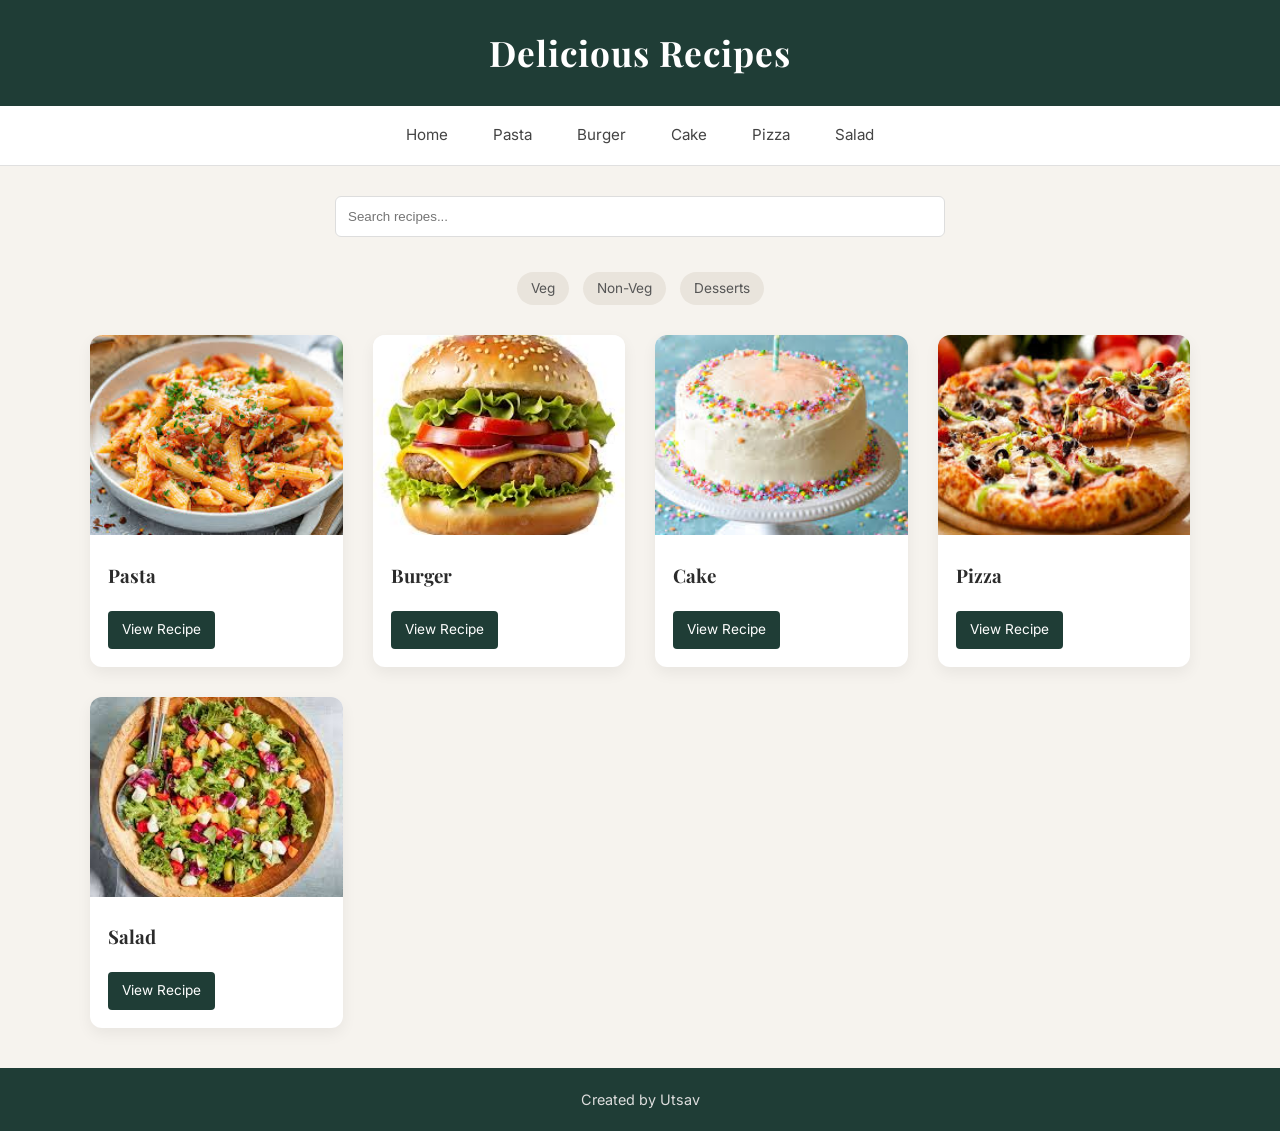
<file: index.html>
<!DOCTYPE html>
<html>
<head>
  <meta name="viewport" content="width=device-width, initial-scale=1.0">
<title>Delicious Recipes</title>
<link rel="stylesheet" href="style.css">
</head>
<body>

<header>
<h1>Delicious Recipes</h1>
</header>

<nav>
<a href="index.html">Home</a>
<a href="pasta.html">Pasta</a>
<a href="burger.html">Burger</a>
<a href="cake.html">Cake</a>
<a href="pizza.html">Pizza</a>
<a href="salad.html">Salad</a>
</nav>

<div class="search">
<input type="text" placeholder="Search recipes...">
</div>

<div class="category">
<span>Veg</span>
<span>Non-Veg</span>
<span>Desserts</span>
</div>

<div class="container">
<div class="recipes">

<div class="card">
<img src="images/pasta.jpg">
<div class="card-content">
<h3>Pasta</h3>
<a href="pasta.html" class="btn">View Recipe</a>
</div>
</div>

<div class="card">
<img src="images/burger.jpg">
<div class="card-content">
<h3>Burger</h3>
<a href="burger.html" class="btn">View Recipe</a>
</div>
</div>

<div class="card">
<img src="images/cake.jpg">
<div class="card-content">
<h3>Cake</h3>
<a href="cake.html" class="btn">View Recipe</a>
</div>
</div>

<div class="card">
<img src="images/pizza.jpg">
<div class="card-content">
<h3>Pizza</h3>
<a href="pizza.html" class="btn">View Recipe</a>
</div>
</div>

<div class="card">
<img src="images/salad.jpg">
<div class="card-content">
<h3>Salad</h3>
<a href="salad.html" class="btn">View Recipe</a>
</div>
</div>

</div>
</div>

<footer>Created by Utsav</footer>

</body>
</html>
</file>
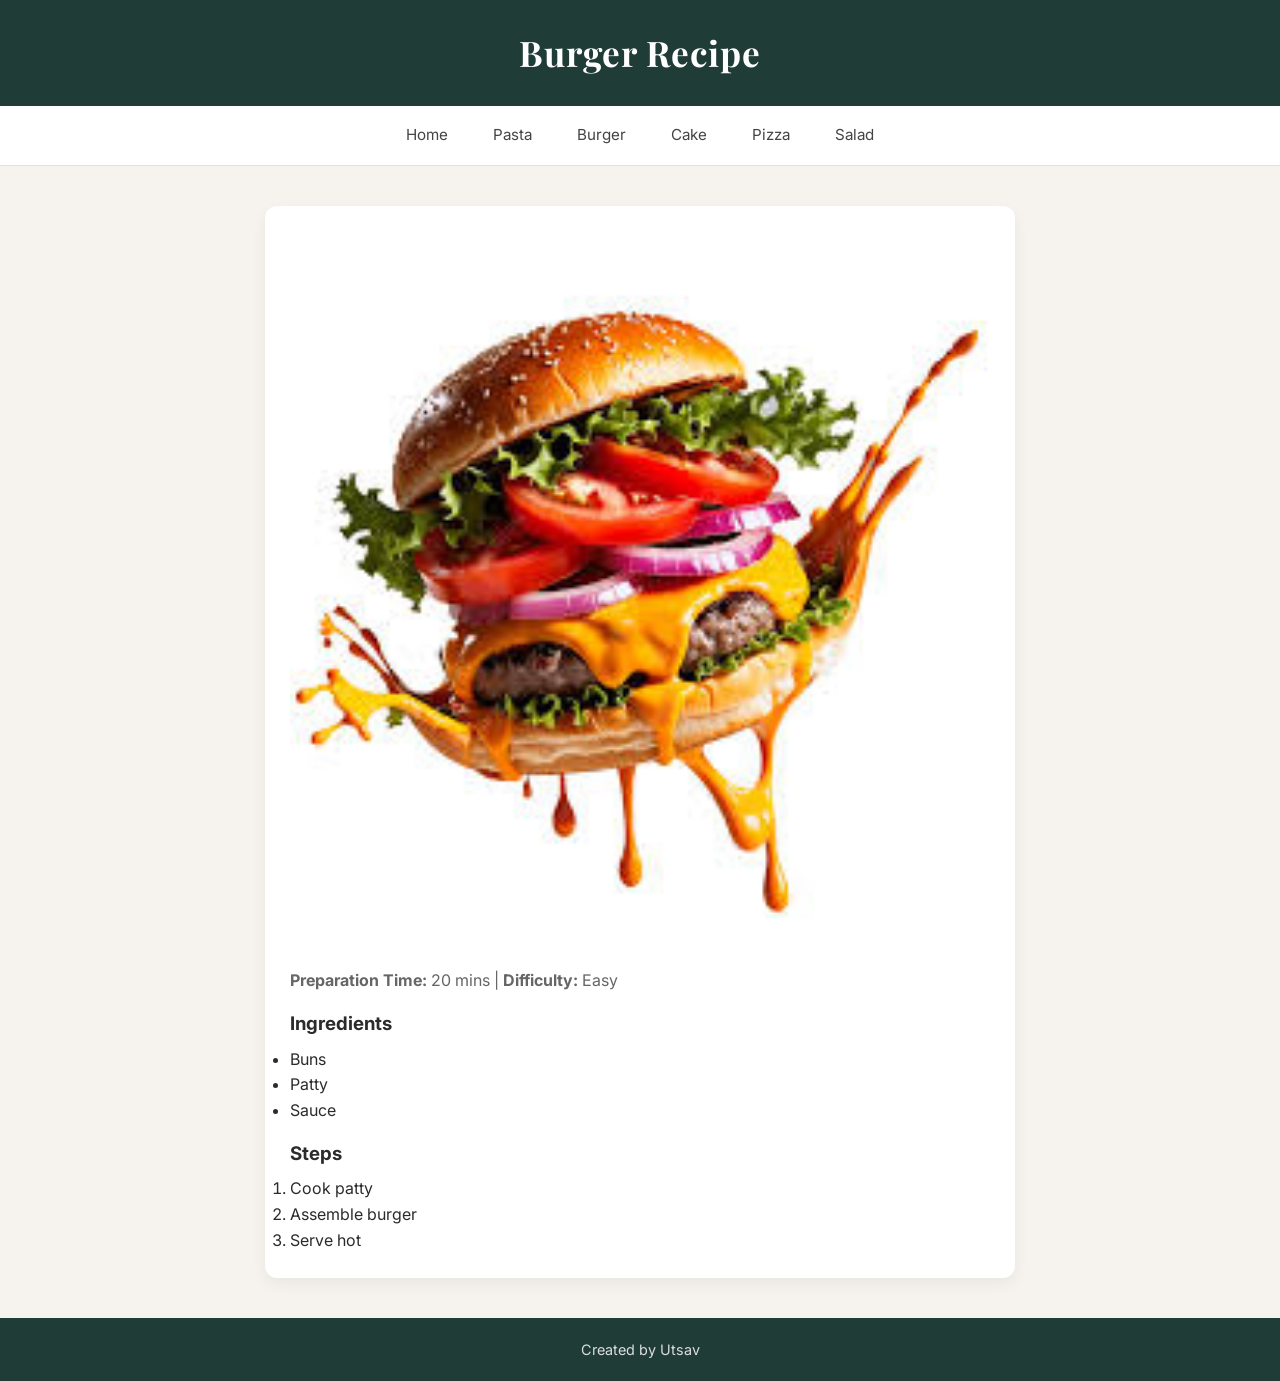
<file: burger.html>
<!DOCTYPE html>
<html>
<head>
  <meta name="viewport" content="width=device-width, initial-scale=1.0">
<title>Burger</title>
<link rel="stylesheet" href="style.css">
</head>
<body>

<header><h1>Burger Recipe</h1></header>

<nav>
<a href="index.html">Home</a>
<a href="pasta.html">Pasta</a>
<a href="burger.html">Burger</a>
<a href="cake.html">Cake</a>
<a href="pizza.html">Pizza</a>
<a href="salad.html">Salad</a>
</nav>

<div class="recipe">
<img src="images/burger2.jpg">
<p><b>Preparation Time:</b> 20 mins | <b>Difficulty:</b> Easy</p>

<h3>Ingredients</h3>
<ul>
<li>Buns</li>
<li>Patty</li>
<li>Sauce</li>
</ul>

<h3>Steps</h3>
<ol>
<li>Cook patty</li>
<li>Assemble burger</li>
<li>Serve hot</li>
</ol>
</div>

<footer>Created by Utsav</footer>
</body>
</html>
</file>
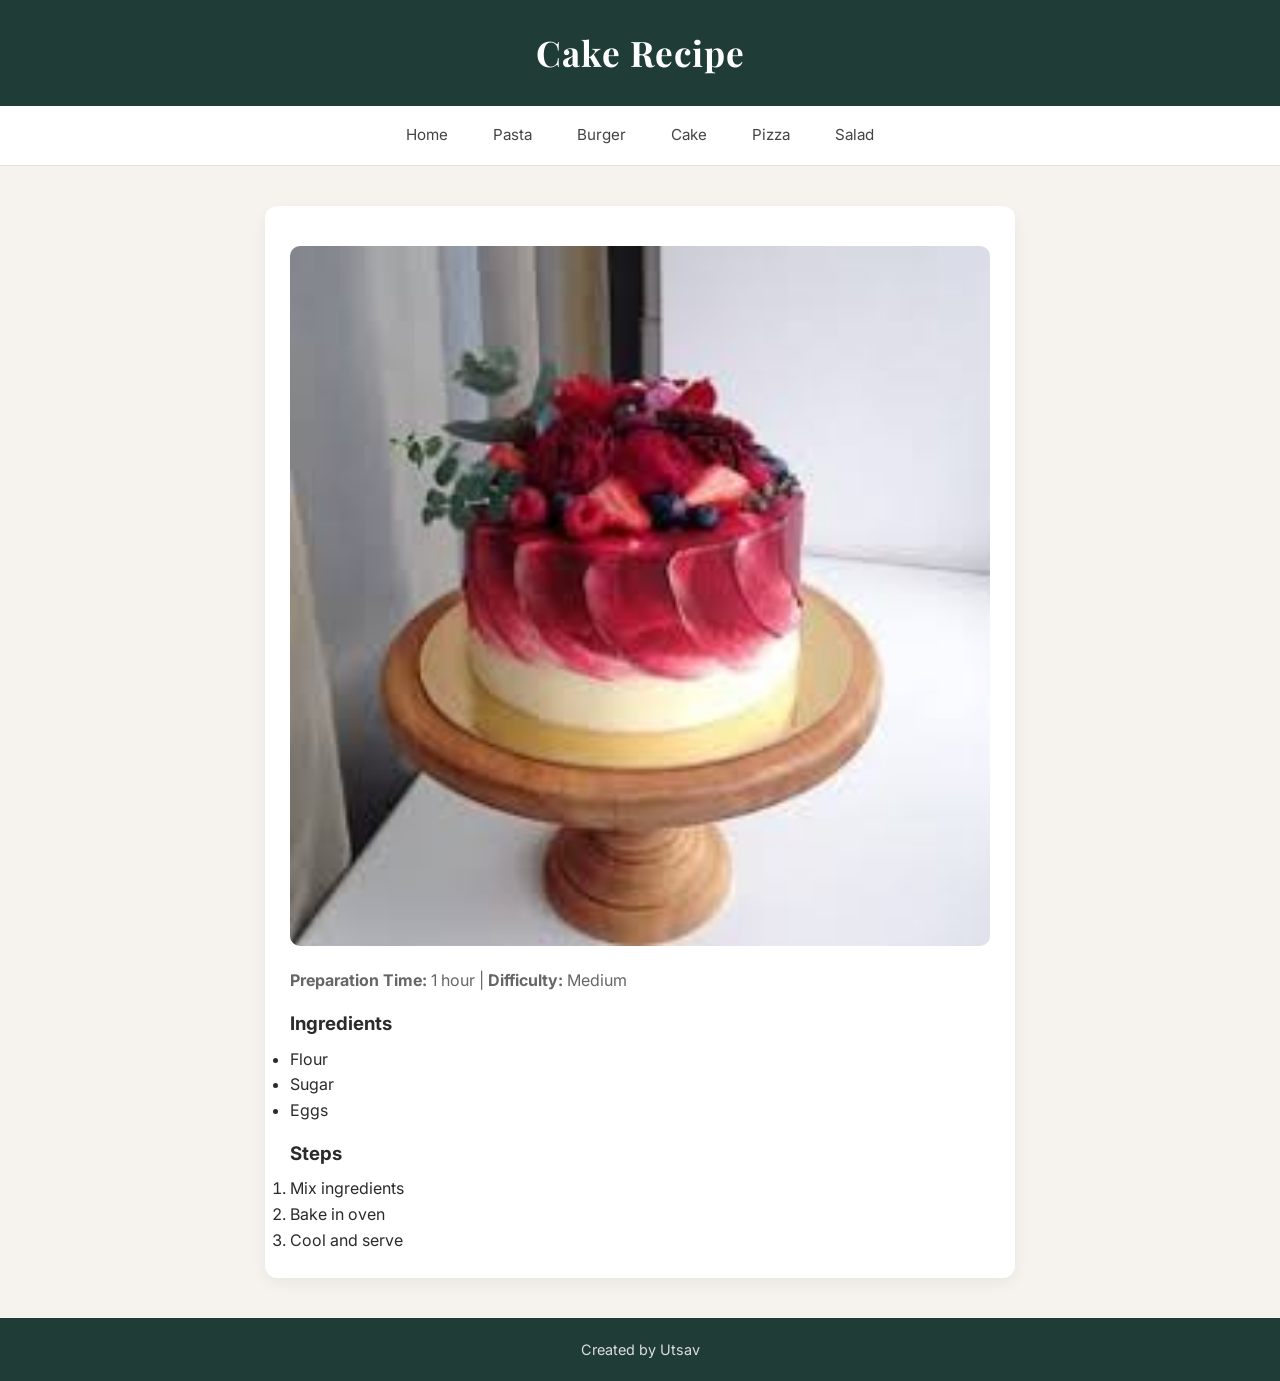
<file: cake.html>
<!DOCTYPE html>
<html>
<head>
  <meta name="viewport" content="width=device-width, initial-scale=1.0">
<title>Cake</title>
<link rel="stylesheet" href="style.css">
</head>
<body>

<header><h1>Cake Recipe</h1></header>

<nav>
<a href="index.html">Home</a>
<a href="pasta.html">Pasta</a>
<a href="burger.html">Burger</a>
<a href="cake.html">Cake</a>
<a href="pizza.html">Pizza</a>
<a href="salad.html">Salad</a>
</nav>

<div class="recipe">
<img src="images/cake2.jpg">
<p><b>Preparation Time:</b> 1 hour | <b>Difficulty:</b> Medium</p>

<h3>Ingredients</h3>
<ul>
<li>Flour</li>
<li>Sugar</li>
<li>Eggs</li>
</ul>

<h3>Steps</h3>
<ol>
<li>Mix ingredients</li>
<li>Bake in oven</li>
<li>Cool and serve</li>
</ol>
</div>

<footer>Created by Utsav</footer>
</body>
</html>
</file>
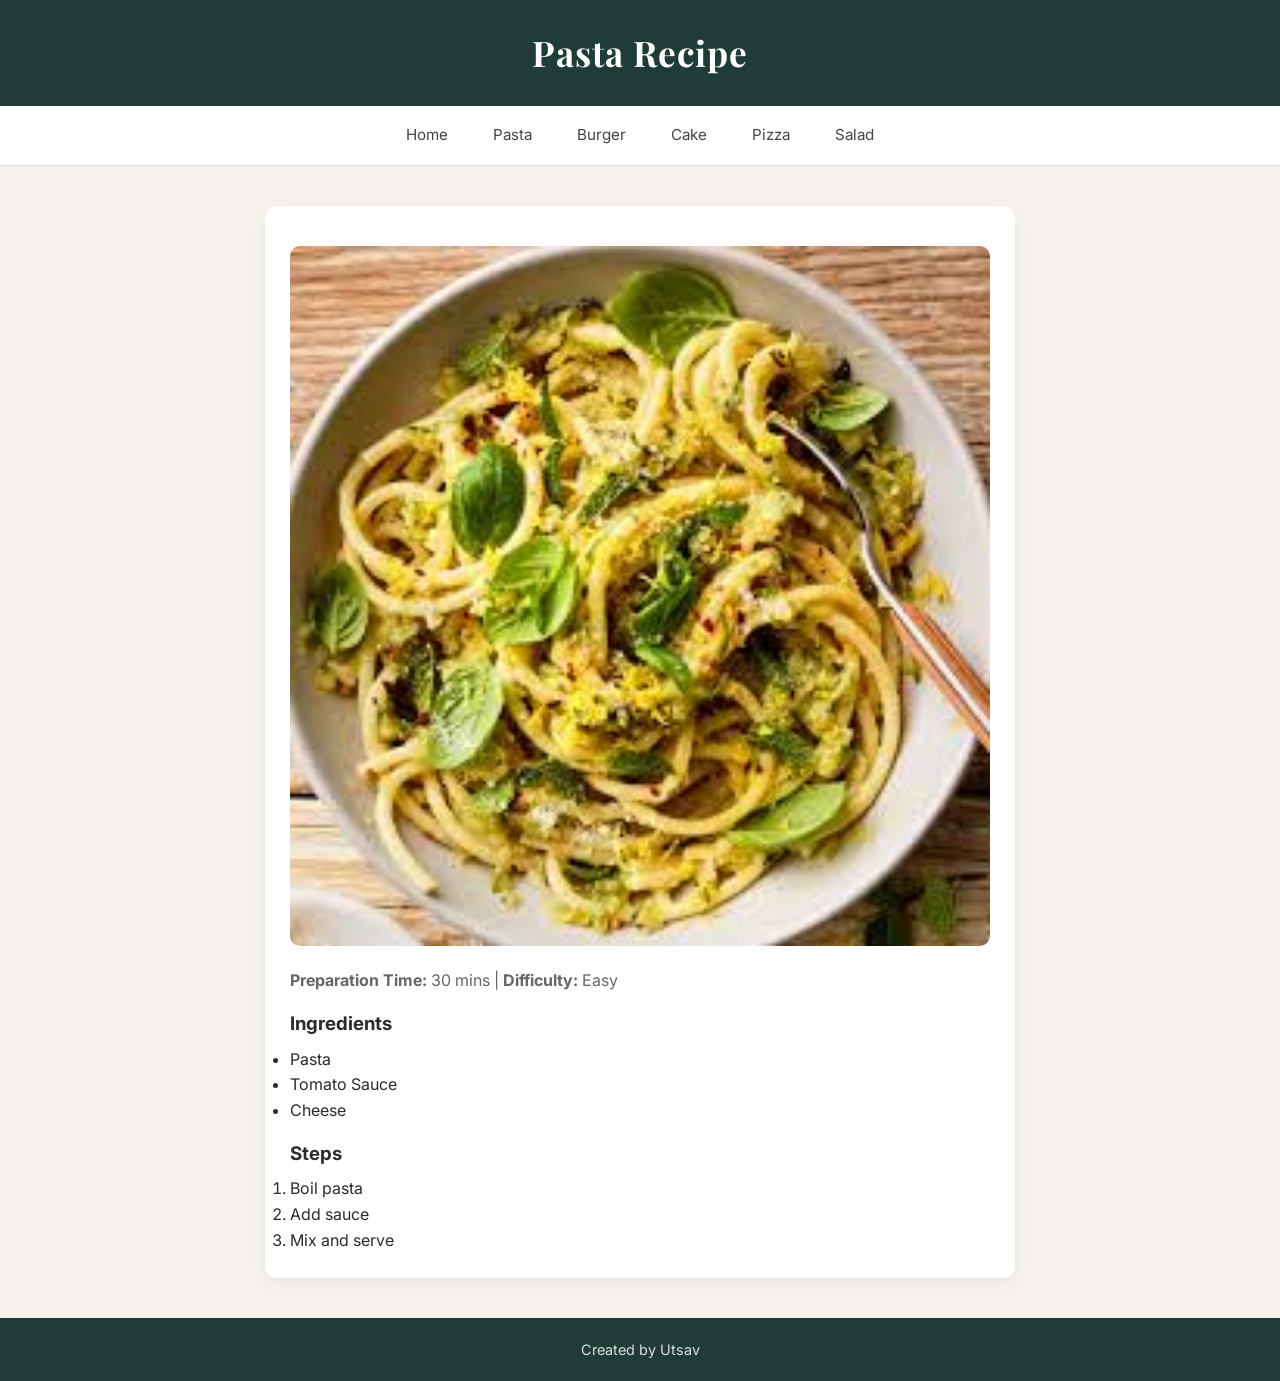
<file: pasta.html>
<!DOCTYPE html>
<html>
<head>
  <meta name="viewport" content="width=device-width, initial-scale=1.0">
<title>Pasta</title>
<link rel="stylesheet" href="style.css">
</head>
<body>

<header><h1>Pasta Recipe</h1></header>

<nav>
<a href="index.html">Home</a>
<a href="pasta.html">Pasta</a>
<a href="burger.html">Burger</a>
<a href="cake.html">Cake</a>
<a href="pizza.html">Pizza</a>
<a href="salad.html">Salad</a>
</nav>

<div class="recipe">
<img src="images/pasta2.jpg">
<p><b>Preparation Time:</b> 30 mins | <b>Difficulty:</b> Easy</p>

<h3>Ingredients</h3>
<ul>
<li>Pasta</li>
<li>Tomato Sauce</li>
<li>Cheese</li>
</ul>

<h3>Steps</h3>
<ol>
<li>Boil pasta</li>
<li>Add sauce</li>
<li>Mix and serve</li>
</ol>
</div>

<footer>Created by Utsav</footer>
</body>
</html>
</file>
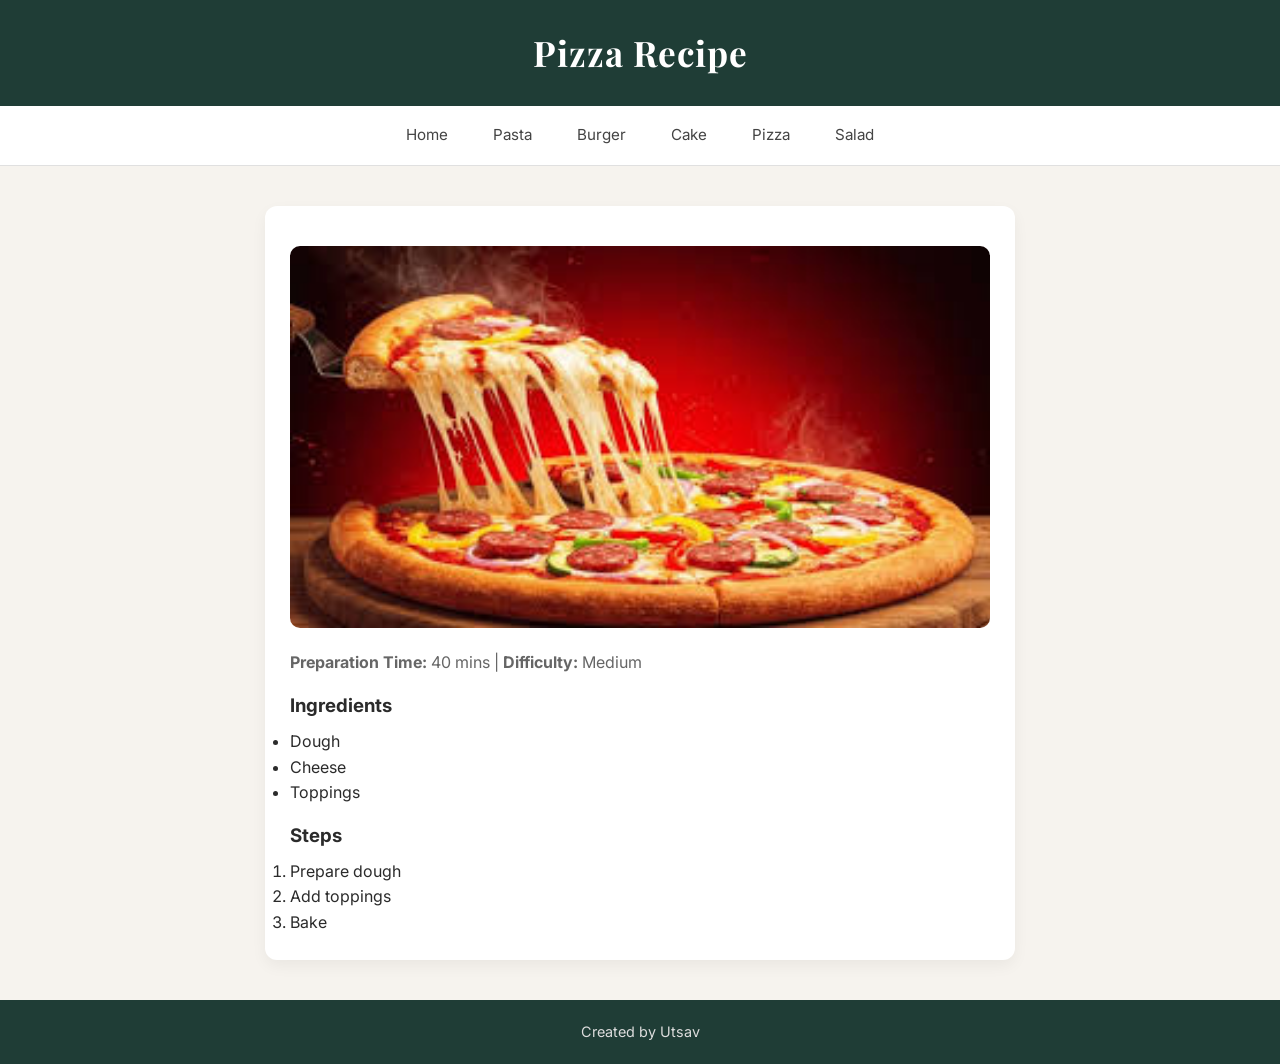
<file: pizza.html>
<!DOCTYPE html>
<html>
<head>
  <meta name="viewport" content="width=device-width, initial-scale=1.0">
<title>Pizza</title>
<link rel="stylesheet" href="style.css">
</head>
<body>

<header><h1>Pizza Recipe</h1></header>

<nav>
<a href="index.html">Home</a>
<a href="pasta.html">Pasta</a>
<a href="burger.html">Burger</a>
<a href="cake.html">Cake</a>
<a href="pizza.html">Pizza</a>
<a href="salad.html">Salad</a>
</nav>

<div class="recipe">
<img src="images/pizza2.jpg">
<p><b>Preparation Time:</b> 40 mins | <b>Difficulty:</b> Medium</p>

<h3>Ingredients</h3>
<ul>
<li>Dough</li>
<li>Cheese</li>
<li>Toppings</li>
</ul>

<h3>Steps</h3>
<ol>
<li>Prepare dough</li>
<li>Add toppings</li>
<li>Bake</li>
</ol>
</div>

<footer>Created by Utsav</footer>
</body>
</html>
</file>
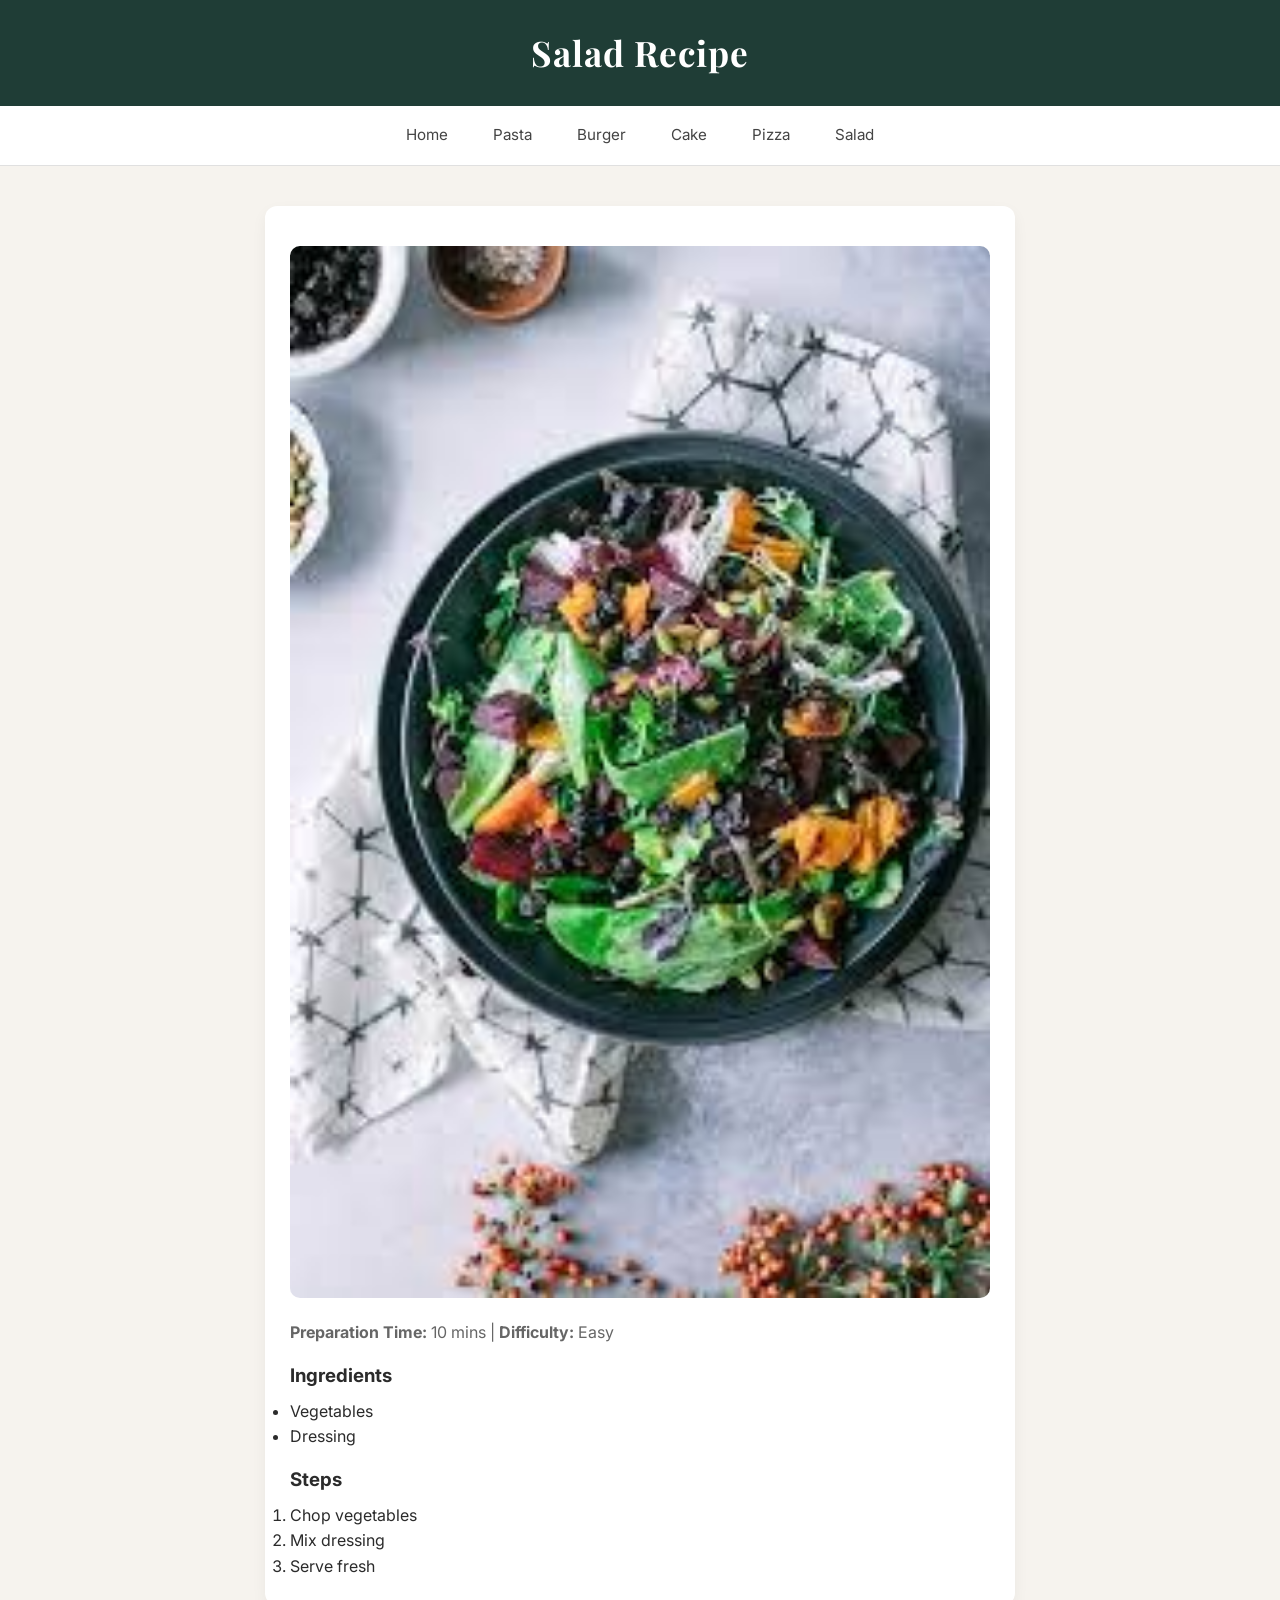
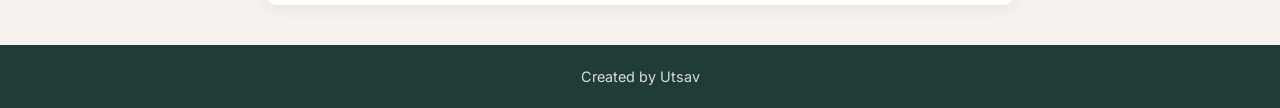
<file: salad.html>
<!DOCTYPE html>
<html>
<head>
  <meta name="viewport" content="width=device-width, initial-scale=1.0">
<title>Salad</title>
<link rel="stylesheet" href="style.css">
</head>
<body>

<header><h1>Salad Recipe</h1></header>

<nav>
<a href="index.html">Home</a>
<a href="pasta.html">Pasta</a>
<a href="burger.html">Burger</a>
<a href="cake.html">Cake</a>
<a href="pizza.html">Pizza</a>
<a href="salad.html">Salad</a>
</nav>

<div class="recipe">
<img src="images/salad2.jpg">
<p><b>Preparation Time:</b> 10 mins | <b>Difficulty:</b> Easy</p>

<h3>Ingredients</h3>
<ul>
<li>Vegetables</li>
<li>Dressing</li>
</ul>

<h3>Steps</h3>
<ol>
<li>Chop vegetables</li>
<li>Mix dressing</li>
<li>Serve fresh</li>
</ol>
</div>

<footer>Created by Utsav</footer>
</body>
</html>
</file>
<file: style.css>
/* FONTS */
@import url('https://fonts.googleapis.com/css2?family=Playfair+Display:wght@500&family=Inter:wght@300;400;500&display=swap');

/* RESET */
*{
    margin:0;
    padding:0;
    box-sizing:border-box;
}

/* BODY */
body{
    font-family:'Inter', sans-serif;
    background:#f6f3ee; /* warm cream */
    color:#2b2b2b;
    line-height:1.6;
}

/* HEADER */
header{
    background:#1f3d36; /* deep green */
    color:#fff;
    padding:25px;
    text-align:center;
}

header h1{
    font-family:'Playfair Display', serif;
    font-size:2.2rem;
    letter-spacing:1px;
}

/* NAVBAR */
nav{
    display:flex;
    justify-content:center;
    gap:25px;
    padding:12px;
    background:#ffffff;
    border-bottom:1px solid #e0e0e0;
    position:sticky;
    top:0;
}

nav a{
    text-decoration:none;
    color:#444;
    font-size:0.95rem;
    padding:5px 10px;
    transition:0.3s;
}

nav a:hover{
    color:#1f3d36;
    border-bottom:2px solid #c8a97e; /* gold accent */
}

/* SEARCH */
.search{
    display:flex;
    justify-content:center;
    margin:30px;
}

.search input{
    width:50%;
    padding:12px;
    border:1px solid #ddd;
    border-radius:6px;
    outline:none;
    background:#fff;
}

.search input:focus{
    border-color:#1f3d36;
}

/* CATEGORY */
.category{
    text-align:center;
    margin-bottom:25px;
}

.category span{
    display:inline-block;
    margin:5px;
    padding:6px 14px;
    border-radius:20px;
    font-size:0.85rem;
    background:#e9e4dc;
    color:#555;
    transition:0.3s;
}

.category span:hover{
    background:#1f3d36;
    color:#fff;
}

/* CONTAINER */
.container{
    width:90%;
    max-width:1100px;
    margin:auto;
}

/* GRID */
.recipes{
    display:grid;
    grid-template-columns:repeat(auto-fit,minmax(250px,1fr));
    gap:30px;
}

/* CARD */
.card{
    background:#ffffff;
    border-radius:12px;
    overflow:hidden;
    box-shadow:0 6px 15px rgba(0,0,0,0.06);
    transition:0.3s;
}

.card:hover{
    transform:translateY(-6px);
}

.card img{
    width:100%;
    height:200px;
    object-fit:cover;
}

.card-content{
    padding:18px;
}

.card-content h3{
    font-family:'Playfair Display', serif;
    margin-bottom:10px;
}

/* BUTTON */
.btn{
    display:inline-block;
    margin-top:10px;
    padding:8px 14px;
    background:#1f3d36;
    color:white;
    text-decoration:none;
    border-radius:4px;
    font-size:0.85rem;
    transition:0.3s;
}

.btn:hover{
    background:#162c27;
}

/* RECIPE PAGE */
.recipe{
    max-width:750px;
    margin:40px auto;
    background:#ffffff;
    padding:25px;
    border-radius:12px;
    box-shadow:0 6px 15px rgba(0,0,0,0.05);
}

.recipe h1{
    font-family:'Playfair Display', serif;
    margin-bottom:15px;
}

.recipe img{
    width:100%;
    border-radius:10px;
    margin:15px 0;
}

.recipe p{
    color:#666;
    margin-bottom:15px;
}

.recipe h3{
    margin-top:15px;
    margin-bottom:8px;
}

/* FOOTER */
footer{
    text-align:center;
    padding:20px;
    margin-top:40px;
    background:#1f3d36;
    color:#ddd;
    font-size:0.9rem;
}

/* RESPONSIVE */
@media(max-width:768px){
    .search input{
        width:90%;
    }

    nav{
        flex-wrap:wrap;
        gap:15px;
    }
}
</file>
